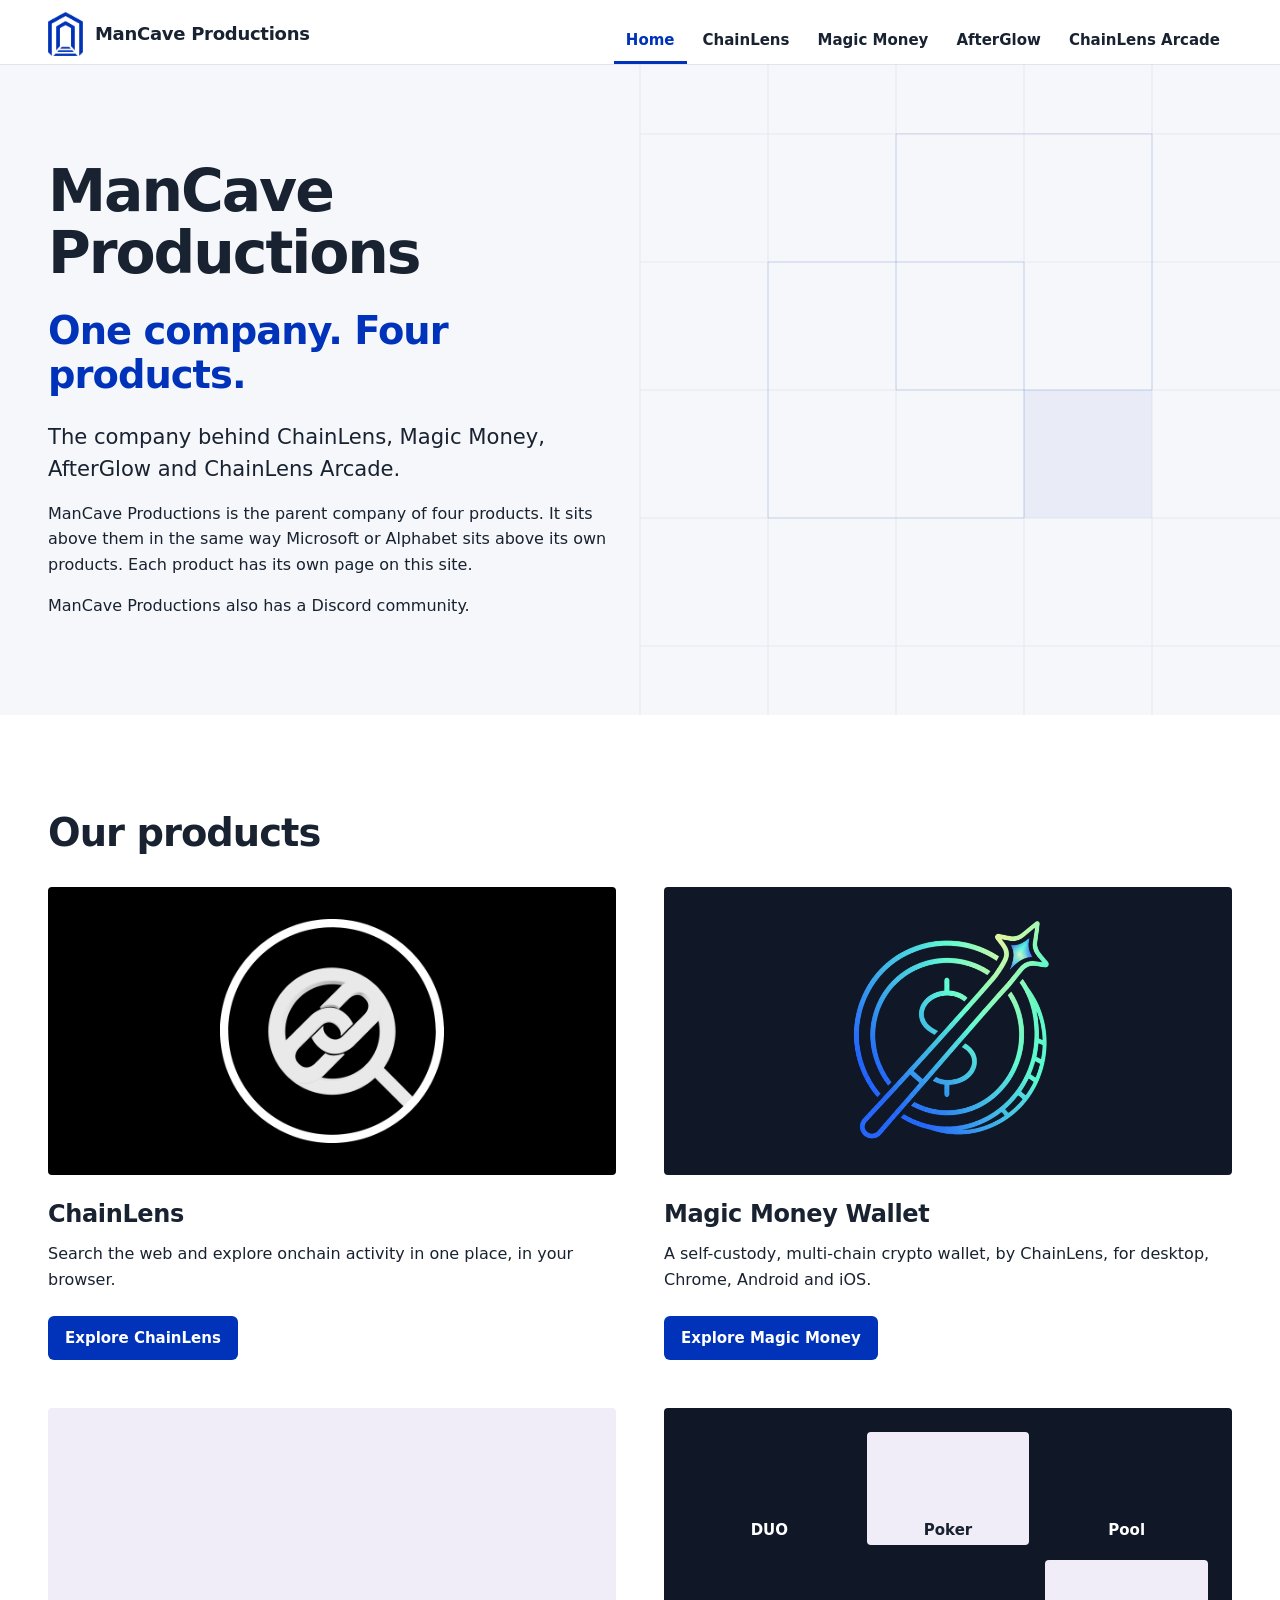
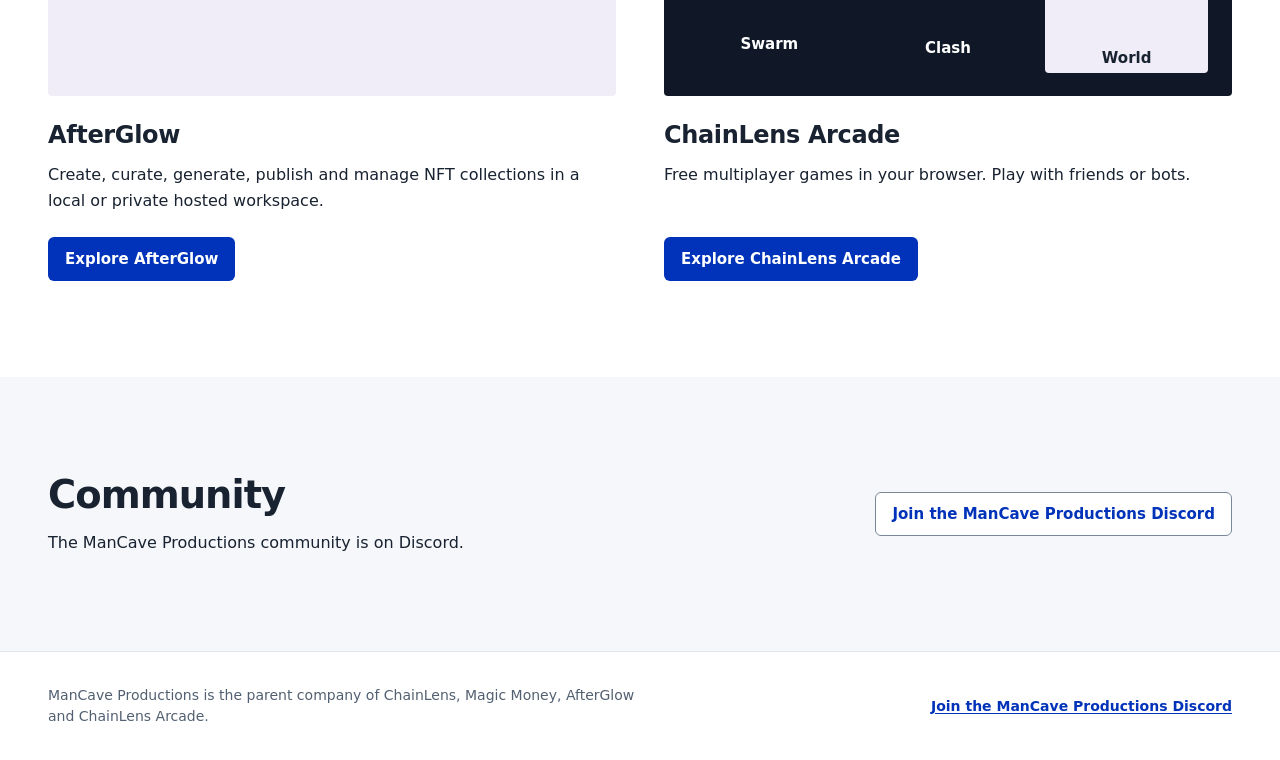
<file: site/index.html>
<!doctype html>
<html lang="en">
<head>
  <meta charset="utf-8">
  <meta name="viewport" content="width=device-width, initial-scale=1">
  <meta http-equiv="Content-Security-Policy" content="default-src 'none'; img-src 'self'; style-src 'self'; script-src 'self'; base-uri 'none'; form-action 'none'">
  <meta name="color-scheme" content="light">
  <title>ManCave Productions | ChainLens, Magic Money, AfterGlow and ChainLens Arcade</title>
  <meta name="description" content="ManCave Productions is the parent company of ChainLens, Magic Money, AfterGlow and ChainLens Arcade: tools for exploring crypto, a wallet, an NFT studio and browser games.">
  <link rel="icon" type="image/png" href="assets/mancave-trimmed-transparent.png">
  <link rel="stylesheet" href="styles.css">
</head>
<body>
  <a class="skip-link" href="#main">Skip to main content</a>

  <header class="site-header">
    <div class="container site-header__inner">
      <a class="brand" href="#home" data-view-link="home">
        <img class="brand__mark" src="assets/mancave-trimmed-transparent.png" width="689" height="869" alt="">
        <span class="brand__name">ManCave Productions</span>
      </a>

      <!-- Links for visitors without JavaScript. main.js swaps this for the tablist below. -->
      <nav class="site-nav" aria-label="Site" data-fallback-nav>
        <ul class="site-nav__list">
          <li><a class="site-nav__item" href="#home">Home</a></li>
          <li><a class="site-nav__item" href="#chainlens">ChainLens</a></li>
          <li><a class="site-nav__item" href="#magic-money">Magic Money</a></li>
          <li><a class="site-nav__item" href="#afterglow">AfterGlow</a></li>
          <li><a class="site-nav__item" href="#arcade">ChainLens Arcade</a></li>
        </ul>
      </nav>

      <div class="site-nav site-nav__list" role="tablist" aria-label="ManCave Productions and its products" data-tablist hidden>
        <button class="site-nav__item" type="button" role="tab" id="tab-home" aria-controls="home" aria-selected="true">Home</button>
        <button class="site-nav__item" type="button" role="tab" id="tab-chainlens" aria-controls="chainlens" aria-selected="false" tabindex="-1">ChainLens</button>
        <button class="site-nav__item" type="button" role="tab" id="tab-magic-money" aria-controls="magic-money" aria-selected="false" tabindex="-1">Magic Money</button>
        <button class="site-nav__item" type="button" role="tab" id="tab-afterglow" aria-controls="afterglow" aria-selected="false" tabindex="-1">AfterGlow</button>
        <button class="site-nav__item" type="button" role="tab" id="tab-arcade" aria-controls="arcade" aria-selected="false" tabindex="-1">ChainLens Arcade</button>
      </div>
    </div>
  </header>

  <main id="main" tabindex="-1">

    <!-- HOME -->
    <section class="view" id="home" data-view
      data-title="ManCave Productions | ChainLens, Magic Money, AfterGlow and ChainLens Arcade"
      data-description="ManCave Productions is the parent company of ChainLens, Magic Money, AfterGlow and ChainLens Arcade: tools for exploring crypto, a wallet, an NFT studio and browser games.">
      <div class="home-hero">
        <div class="container">
          <div class="home-hero__copy">
            <h1 class="display">ManCave Productions</h1>
            <p class="tagline">One company. Four products.</p>
            <p class="lead">The company behind ChainLens, Magic Money, AfterGlow and ChainLens Arcade.</p>
            <p>ManCave Productions is the parent company of four products. It sits above them in the same way Microsoft or Alphabet sits above its own products. Each product has its own page on this site.</p>
            <p>ManCave Productions also has a Discord community.</p>
          </div>
        </div>
      </div>

      <div class="section">
        <div class="container">
          <h2 class="section-title">Our products</h2>
          <div class="product-index">
            <article class="product-entry">
              <div class="logo-panel logo-panel--chainlens product-entry__media">
                <img src="assets/logos/chainlens.png" width="1000" height="1000" alt="" loading="lazy" decoding="async">
              </div>
              <h3 class="item-title">ChainLens</h3>
              <p>Search the web and explore onchain activity in one place, in your browser.</p>
              <a class="btn btn--primary" href="#chainlens" data-view-link="chainlens">Explore ChainLens</a>
            </article>

            <article class="product-entry">
              <div class="logo-panel logo-panel--magic-money product-entry__media">
                <img src="assets/logos/magic-money-icon.svg" width="1000" height="1000" alt="" loading="lazy" decoding="async">
              </div>
              <h3 class="item-title">Magic Money Wallet</h3>
              <p>A self-custody, multi-chain crypto wallet, by ChainLens, for desktop, Chrome, Android and iOS.</p>
              <a class="btn btn--primary" href="#magic-money" data-view-link="magic-money">Explore Magic Money</a>
            </article>

            <article class="product-entry">
              <div class="logo-panel logo-panel--afterglow product-entry__media">
                <img src="assets/logos/afterglow.png" width="3850" height="830" alt="" loading="lazy" decoding="async">
              </div>
              <h3 class="item-title">AfterGlow</h3>
              <p>Create, curate, generate, publish and manage NFT collections in a local or private hosted workspace.</p>
              <a class="btn btn--primary" href="#afterglow" data-view-link="afterglow">Explore AfterGlow</a>
            </article>

            <article class="product-entry">
              <div class="logo-panel logo-panel--arcade product-entry__media product-entry__media--arcade">
                <figure class="preview-game">
                  <img src="assets/logos/arcade/duo.png" width="763" height="900" alt="" loading="lazy" decoding="async">
                  <figcaption>DUO</figcaption>
                </figure>
                <figure class="preview-game preview-game--pale">
                  <img src="assets/logos/arcade/poker.png" width="4166" height="4166" alt="" loading="lazy" decoding="async">
                  <figcaption>Poker</figcaption>
                </figure>
                <figure class="preview-game">
                  <img src="assets/logos/arcade/pool.png" width="1536" height="1024" alt="" loading="lazy" decoding="async">
                  <figcaption>Pool</figcaption>
                </figure>
                <figure class="preview-game">
                  <img src="assets/logos/arcade/swarm.png" width="1000" height="325" alt="" loading="lazy" decoding="async">
                  <figcaption>Swarm</figcaption>
                </figure>
                <figure class="preview-game">
                  <img src="assets/logos/arcade/clash.png" width="2060" height="763" alt="" loading="lazy" decoding="async">
                  <figcaption>Clash</figcaption>
                </figure>
                <figure class="preview-game preview-game--pale">
                  <img src="assets/logos/arcade/world.png" width="1200" height="624" alt="" loading="lazy" decoding="async">
                  <figcaption>World</figcaption>
                </figure>
              </div>
              <h3 class="item-title">ChainLens Arcade</h3>
              <p>Free multiplayer games in your browser. Play with friends or bots.</p>
              <a class="btn btn--primary" href="#arcade" data-view-link="arcade">Explore ChainLens Arcade</a>
            </article>
          </div>
        </div>
      </div>

      <div class="section section--mist">
        <div class="container community">
          <div>
            <h2 class="section-title">Community</h2>
            <p>The ManCave Productions community is on Discord.</p>
          </div>
          <a class="btn btn--secondary" href="https://discord.gg/26uxjad8uT">Join the ManCave Productions Discord</a>
        </div>
      </div>
    </section>

    <!-- CHAINLENS -->
    <section class="view" id="chainlens" data-view
      data-title="ChainLens | Search the web and explore onchain activity"
      data-description="ChainLens lets you search the web and explore onchain activity in one place. Scan public addresses across 24 networks, follow markets and more, in your browser.">
      <div class="section">
        <div class="container hero">
          <div class="hero__copy">
            <p class="eyebrow">ChainLens</p>
            <h1 class="display">Search the web and explore onchain activity in one place.</h1>
            <p class="lead">ChainLens is a browser-based tool that brings web search and onchain activity together.</p>
            <p>Open ChainLens, search, and move from the web to a wallet's activity without switching tools.</p>
            <div class="actions">
              <a class="btn btn--primary" href="https://www.chainlensnft.info">Open ChainLens</a>
            </div>
          </div>
          <div class="hero__media logo-panel logo-panel--chainlens logo-panel--hero">
            <img src="assets/logos/chainlens.png" width="1000" height="1000" alt="ChainLens logo" loading="lazy" decoding="async">
          </div>
        </div>
      </div>

      <div class="section section--mist">
        <div class="container split">
          <h2 class="section-title">Features</h2>
          <div class="feature-list">
            <div class="feature">
              <h3 class="item-title">Search</h3>
              <p>Search the web, find App Hub entries, and have wallet addresses recognised so you can scan them. Search is the landing page.</p>
            </div>
            <div class="feature">
              <h3 class="item-title">Portfolio scanner</h3>
              <p>Connect a wallet or enter public addresses to see NFTs, tokens, balances and transaction activity. The scanner covers 24 networks, including 18 EVM networks plus Solana, Polkadot, Tron and Cardano.</p>
            </div>
            <div class="feature">
              <h3 class="item-title">Market</h3>
              <p>See top coins and price charts, plus a New Listings view of exchange listing announcements.</p>
            </div>
            <div class="feature">
              <h3 class="item-title">Magic Swap</h3>
              <p>Find tokens and request quotes. The connected wallet does the signing.</p>
            </div>
            <div class="feature">
              <h3 class="item-title">Profile</h3>
              <p>Sign in with a supported wallet, Google, Discord or a passkey.</p>
            </div>
            <div class="feature">
              <h3 class="item-title">Messenger</h3>
              <p>World Chat and friend direct messages, available to eligible signed-in accounts.</p>
            </div>
            <div class="feature">
              <h3 class="item-title">Themes</h3>
              <p>Choose from colour themes and art themes.</p>
            </div>
            <div class="feature">
              <h3 class="item-title">Runs on</h3>
              <p>The web.</p>
            </div>
          </div>
        </div>
      </div>

      <div class="section section--compact">
        <div class="container">
          <p class="caption">ChainLens shows information. Nothing on this page is financial advice.</p>
        </div>
      </div>
    </section>

    <!-- MAGIC MONEY -->
    <section class="view surface-dark surface-dark--mint" id="magic-money" data-view
      data-title="Magic Money Wallet | Self-custody multi-chain crypto wallet"
      data-description="Magic Money Wallet is a self-custody, multi-chain crypto wallet by ChainLens. One seed phrase covers 24 default networks on desktop, Chrome, Android and iOS.">
      <div class="section">
        <div class="container">
          <div class="hero hero--stacked">
            <div class="hero__copy">
              <p class="eyebrow product-identity">
                <img class="product-identity__icon" src="assets/logos/magic-money-icon.svg" width="1000" height="1000" alt="" loading="lazy" decoding="async">
                <span>Magic Money Wallet</span>
              </p>
              <h1 class="display">One self-custody wallet for many chains.</h1>
            </div>
            <div class="hero__copy">
              <p class="lead">Magic Money Wallet is a self-custody, multi-chain crypto wallet, made by ChainLens.</p>
              <p>It's a self-custody wallet, so you are responsible for your recovery phrase. The recovery phrase is encrypted at rest, and the interface never sees private keys.</p>
              <div class="actions">
                <a class="btn btn--primary" href="https://github.com/M2AF/Magic-Money-Wallet/releases/latest">Download latest release</a>
                <a class="btn btn--secondary" href="https://github.com/M2AF/Magic-Money-Wallet">View on GitHub</a>
              </div>
            </div>
          </div>
          <div class="wordmark">
            <img src="assets/logos/magic-money.png" width="1400" height="560" alt="Magic Money logo" loading="lazy" decoding="async">
          </div>
        </div>
      </div>

      <div class="section section--ruled">
        <div class="container split">
          <h2 class="section-title">Features</h2>
          <div class="feature-list">
            <div class="feature">
              <h3 class="item-title">Many networks, one seed phrase</h3>
              <p>One seed phrase covers 24 default mainnet networks, and you can add other EVM networks. Ecosystems include EVM, Solana, Cardano, Bitcoin, Polkadot, Tron, Dogecoin, Monero, Zcash and Midnight. Network support covers what the portfolio can show; swap and send support varies by chain and route.</p>
            </div>
            <div class="feature">
              <h3 class="item-title">Self-custody by design</h3>
              <p>The recovery phrase is encrypted at rest, and the interface never sees private keys.</p>
            </div>
            <div class="feature">
              <h3 class="item-title">Built-in swaps</h3>
              <p>Same-chain and cross-chain swaps are built in. Availability varies by chain and route.</p>
            </div>
            <div class="feature">
              <h3 class="item-title">dApp browser</h3>
              <p>Connect to dApps, with Magic Guard ad blocking and a Tor Mode.</p>
            </div>
            <div class="feature">
              <h3 class="item-title">Privacy Mode and Testnet Mode</h3>
              <p>Switch on Privacy Mode, or use Testnet Mode.</p>
            </div>
            <div class="feature">
              <h3 class="item-title">Multi-account support and art themes</h3>
              <p>Use more than one account, and choose an art theme.</p>
            </div>
            <div class="feature">
              <h3 class="item-title">Biometric unlock</h3>
              <p>Unlock with Windows Hello, Touch ID or Android biometrics.</p>
            </div>
            <div class="feature">
              <h3 class="item-title">Available as</h3>
              <p>A desktop app (Windows, macOS, Linux), a Chrome extension, and Android and iOS apps.</p>
            </div>
          </div>
        </div>
      </div>

      <div class="section section--ruled">
        <div class="container split">
          <h2 class="section-title">Important to know</h2>
          <ul class="notes">
            <li>You are responsible for your recovery phrase. Keep it safe and private.</li>
            <li>Not every feature works on every network.</li>
            <li>Nothing on this site is financial advice, and no returns are promised.</li>
          </ul>
        </div>
      </div>
    </section>

    <!-- AFTERGLOW -->
    <section class="view view--afterglow" id="afterglow" data-view
      data-title="AfterGlow | Create and manage NFT collections"
      data-description="AfterGlow lets you create, curate, generate, publish and manage NFT collections in a local or private hosted workspace, with layer-based generation and canvas editing.">
      <div class="section">
        <div class="container hero">
          <div class="hero__copy">
            <p class="eyebrow">AfterGlow</p>
            <h1 class="display">Build and manage NFT collections in your own workspace.</h1>
            <p class="lead">AfterGlow is for creating, curating, generating, publishing and managing NFT collections.</p>
            <p>It runs as a local or private hosted install.</p>
          </div>
          <div class="hero__media logo-panel logo-panel--afterglow logo-panel--hero">
            <img src="assets/logos/afterglow.png" width="3850" height="830" alt="AfterGlow logo" loading="lazy" decoding="async">
          </div>
        </div>
      </div>

      <div class="section section--mist">
        <div class="container split">
          <h2 class="section-title">Features</h2>
          <div class="feature-list">
            <div class="feature">
              <h3 class="item-title">Layer-based generation</h3>
              <p>Import folders of trait layers and set rarity weights per trait.</p>
            </div>
            <div class="feature">
              <h3 class="item-title">Canvas editing</h3>
              <p>Select multiple layers, then move, scale, rotate, crop and draw.</p>
            </div>
            <div class="feature">
              <h3 class="item-title">Trait rules</h3>
              <p>Linked front and back artwork is supported, and exclusions and incompatibilities are handled during generation.</p>
            </div>
            <div class="feature">
              <h3 class="item-title">Your files stay safe</h3>
              <p>AfterGlow works on a copy of your artwork, not the original folder.</p>
            </div>
            <div class="feature">
              <h3 class="item-title">Nothing bundled</h3>
              <p>It ships with no collection artwork, wallets or credentials.</p>
            </div>
            <div class="feature">
              <h3 class="item-title">AfterMarket</h3>
            </div>
            <div class="feature">
              <h3 class="item-title">Runs on</h3>
              <p>A local or private hosted install.</p>
            </div>
          </div>
        </div>
      </div>
    </section>

    <!-- CHAINLENS ARCADE -->
    <section class="view surface-dark surface-dark--cyan" id="arcade" data-view
      data-title="ChainLens Arcade | Free multiplayer games in your browser"
      data-description="ChainLens Arcade offers free multiplayer games in your browser: DUO, Poker, Pool, Swarm, Clash and World. Play with friends or bots. Guests can play without an account.">
      <div class="section">
        <div class="container">
          <div class="hero hero--stacked">
            <div class="hero__copy">
              <p class="arcade-name">
                <span class="logo-inset"><img src="assets/logos/chainlens.png" width="1000" height="1000" alt="" loading="lazy" decoding="async"></span>
                <span>ChainLens Arcade</span>
              </p>
              <h1 class="display">Free multiplayer games in your browser.</h1>
            </div>
            <div class="hero__copy">
              <p class="lead">ChainLens Arcade has six games you can play with friends or bots, right in your browser. Guests can play without an account.</p>
              <div class="actions actions--with-note">
                <a class="btn btn--primary" href="https://duo.magicmoney.dev">Play ChainLens Arcade</a>
                <p class="caption action-note">ChainLens Arcade is the new name. The game site still shows its old name, "DUO Arcade", while the rename finishes.</p>
              </div>
            </div>
          </div>
        </div>
      </div>

      <div class="section section--ruled">
        <div class="container">
          <h2 class="section-title">The games</h2>
          <div class="game-grid">
            <article class="game">
              <div class="logo-panel logo-panel--arcade game__media">
                <img src="assets/logos/arcade/duo.png" width="763" height="900" alt="DUO logo" loading="lazy" decoding="async">
              </div>
              <h3 class="item-title">DUO</h3>
              <p>A free card game. Team up and share one hand, or go SOLO with classic rules. DUO teams run 2v2, 3v3, 4v4 and 2v2v2v2; SOLO takes 2 to 10 players.</p>
            </article>
            <article class="game">
              <div class="logo-panel logo-panel--poker game__media">
                <img src="assets/logos/arcade/poker.png" width="4166" height="4166" alt="Poker logo" loading="lazy" decoding="async">
              </div>
              <h3 class="item-title">Poker</h3>
              <p>Texas Hold'em and Blackjack with friends and bots, using free play chips.</p>
            </article>
            <article class="game">
              <div class="logo-panel logo-panel--arcade game__media">
                <img src="assets/logos/arcade/pool.png" width="1536" height="1024" alt="Pool logo" loading="lazy" decoding="async">
              </div>
              <h3 class="item-title">Pool</h3>
              <p>3D 8-ball with friends and bots. Play solo head to head, or Duo in teams of two.</p>
            </article>
            <article class="game">
              <div class="logo-panel logo-panel--arcade game__media">
                <img src="assets/logos/arcade/swarm.png" width="1000" height="325" alt="Swarm logo" loading="lazy" decoding="async">
              </div>
              <h3 class="item-title">Swarm</h3>
              <p>Pick a hero and survive a growing horde. Co-op for 2 to 4 players.</p>
            </article>
            <article class="game">
              <div class="logo-panel logo-panel--arcade game__media">
                <img src="assets/logos/arcade/clash.png" width="2060" height="763" alt="Clash logo" loading="lazy" decoding="async">
              </div>
              <h3 class="item-title">Clash</h3>
              <p>A platform fighter. Rack up damage and launch your rivals off the stage. Free for all or 2v2.</p>
            </article>
            <article class="game">
              <div class="logo-panel logo-panel--world game__media">
                <img src="assets/logos/arcade/world.png" width="1200" height="624" alt="World logo" loading="lazy" decoding="async">
              </div>
              <h3 class="item-title">World</h3>
              <p>An open-world adventure. Explore, fight monsters, loot, trade and quest with friends.</p>
            </article>
          </div>
        </div>
      </div>
    </section>
  </main>

  <footer class="site-footer">
    <div class="container site-footer__inner">
      <p class="caption">ManCave Productions is the parent company of ChainLens, Magic Money, AfterGlow and ChainLens Arcade.</p>
      <p class="caption"><a href="https://discord.gg/26uxjad8uT">Join the ManCave Productions Discord</a></p>
    </div>
  </footer>

  <script src="main.js"></script>
</body>
</html>
</file>
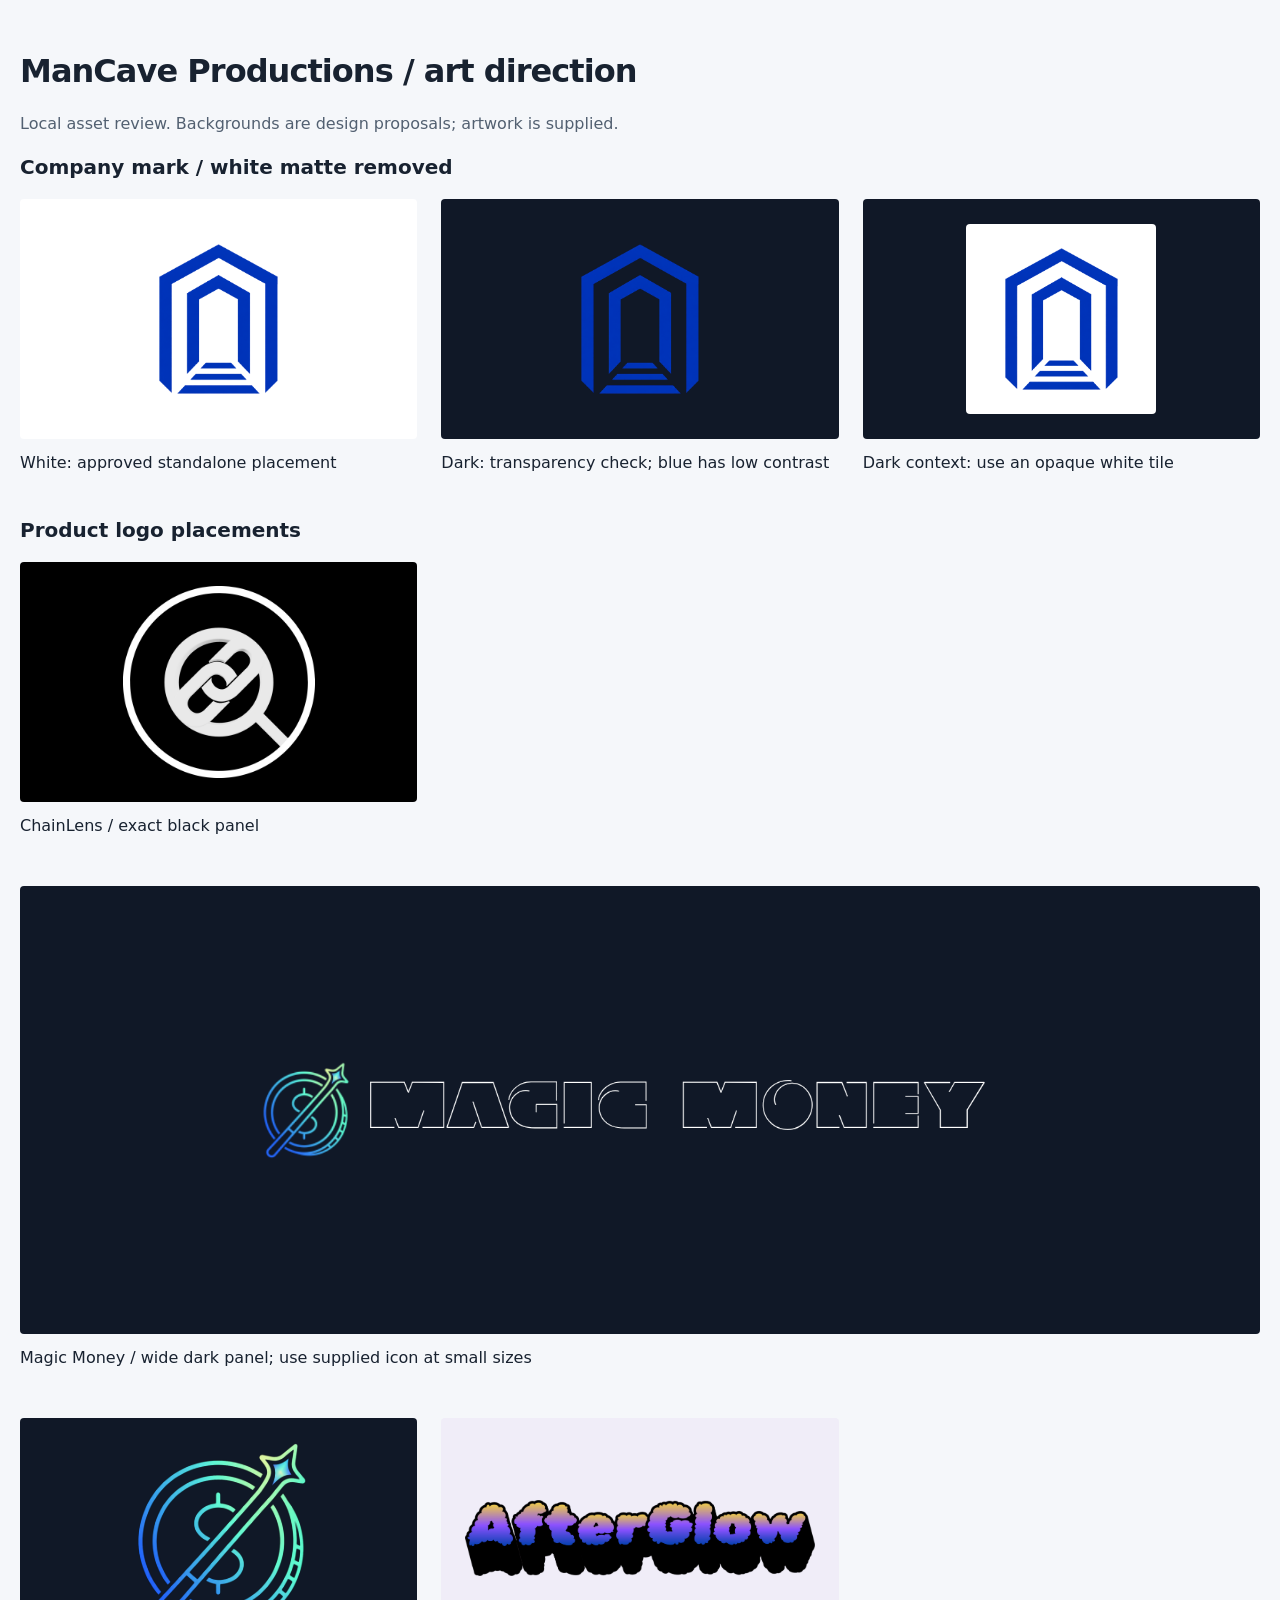
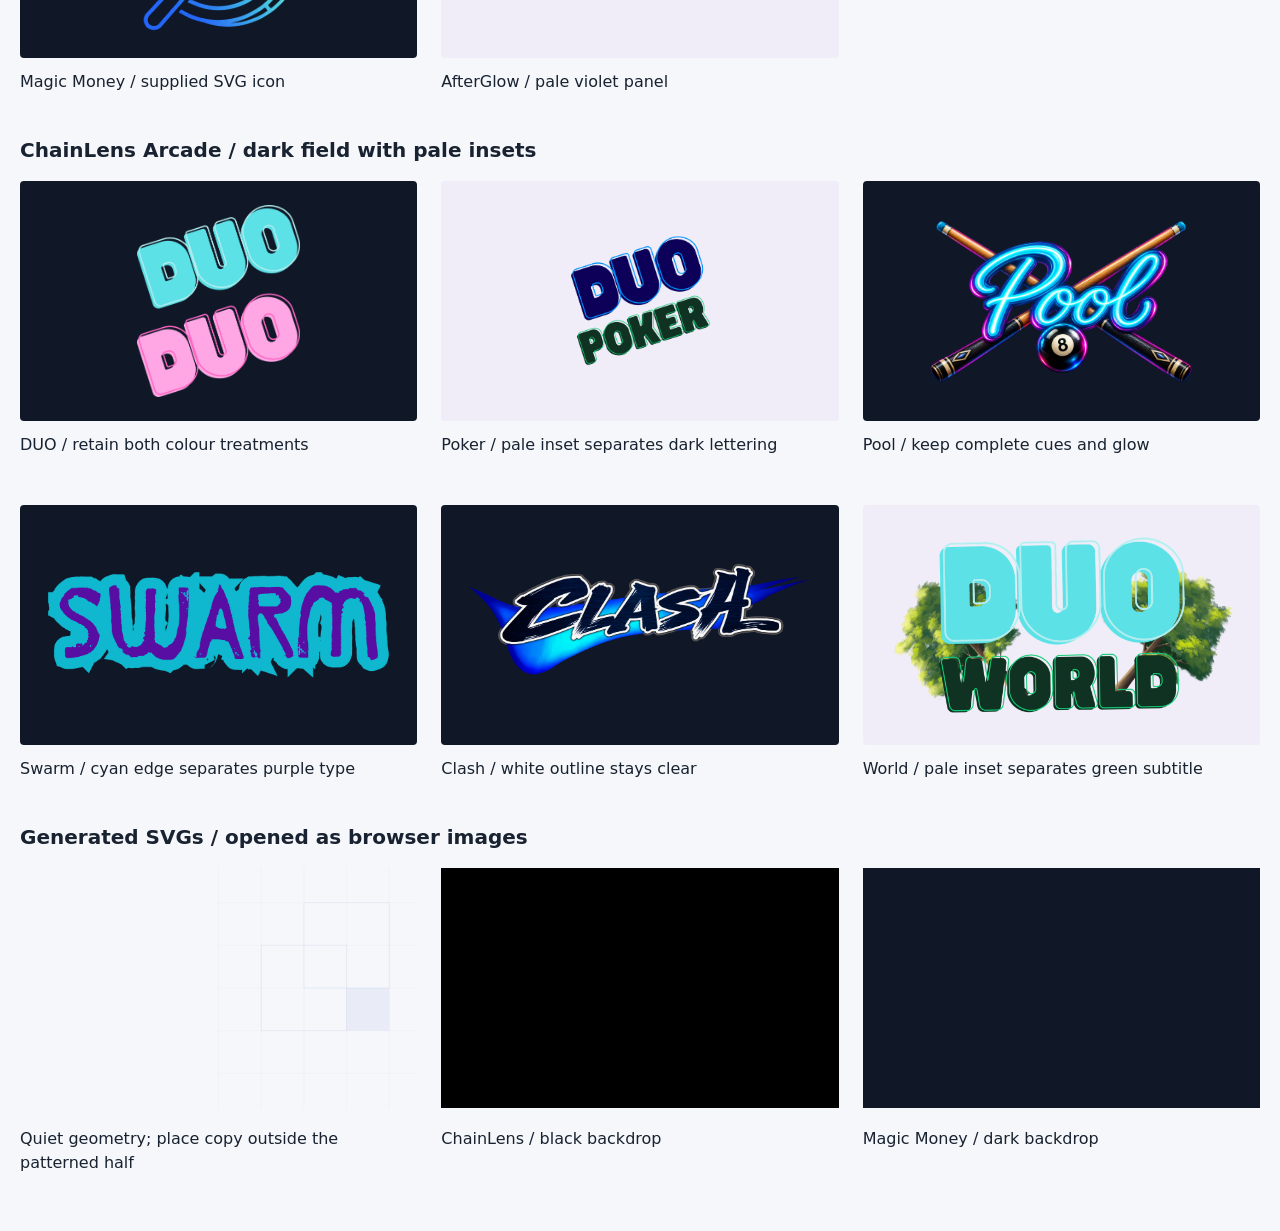
<file: design/logo-review.html>
<!doctype html><html lang="en"><meta charset="utf-8"><meta name="viewport" content="width=device-width,initial-scale=1"><link rel="icon" href="data:,"><title>Logo review — local design evidence</title>
<style>
*{box-sizing:border-box}body{margin:0;color:#182230;background:#f5f7fa;font:16px/1.5 system-ui,sans-serif}main{max-width:1280px;margin:auto;padding:32px 20px}h1{font-size:32px;line-height:1.15;letter-spacing:-.03em}h2{font-size:20px}p{color:#526071}figure{margin:0;min-width:0}figcaption{padding:12px 0 24px}.grid{display:grid;grid-template-columns:repeat(3,minmax(0,1fr));gap:24px}.panel{height:240px;padding:24px;display:flex;align-items:center;justify-content:center;background:#101827;border-radius:4px}.panel img{max-width:100%;max-height:100%;object-fit:contain}.light{background:white}.black{background:#000}.afterglow{background:#f0edf8}.mark img{height:150px}.sample{width:100%;height:240px;object-fit:cover}code{font:13px ui-monospace,monospace} @media(max-width:900px){.grid{grid-template-columns:repeat(2,minmax(0,1fr))}}@media(max-width:560px){.grid{grid-template-columns:1fr}main{padding:24px 16px}}
</style><main>
<h1>ManCave Productions / art direction</h1><p>Local asset review. Backgrounds are design proposals; artwork is supplied.</p>
<h2>Company mark / white matte removed</h2><div class="grid">
<figure><div class="panel light mark"><img src="../assets/generated/mancave-trimmed-transparent.png" alt="ManCave on white"></div><figcaption>White: approved standalone placement</figcaption></figure>
<figure><div class="panel mark"><img src="../assets/generated/mancave-trimmed-transparent.png" alt="ManCave on dark"></div><figcaption>Dark: transparency check; blue has low contrast</figcaption></figure>
<figure><div class="panel"><div class="panel light mark" style="height:190px;width:190px;padding:24px"><img src="../assets/generated/mancave-trimmed-transparent.png" alt="ManCave on a white tile in dark context"></div></div><figcaption>Dark context: use an opaque white tile</figcaption></figure></div>
<h2>Product logo placements</h2><div class="grid">
<figure><div class="panel black"><img src="../assets/logos/chainlens.png" alt="ChainLens"></div><figcaption>ChainLens / exact black panel</figcaption></figure>
<figure style="grid-column:1/-1"><div class="panel" style="height:auto;min-height:240px"><img style="width:100%;max-width:1000px;max-height:none" src="../assets/logos/magic-money.png" alt="Magic Money"></div><figcaption>Magic Money / wide dark panel; use supplied icon at small sizes</figcaption></figure>
<figure><div class="panel"><img src="../assets/logos/magic-money-icon.svg" alt="Magic Money icon"></div><figcaption>Magic Money / supplied SVG icon</figcaption></figure>
<figure><div class="panel afterglow"><img src="../assets/logos/afterglow.png" alt="AfterGlow"></div><figcaption>AfterGlow / pale violet panel</figcaption></figure></div>
<h2>ChainLens Arcade / dark field with pale insets</h2><div class="grid">
<figure><div class="panel"><img src="../assets/logos/arcade/duo.png" alt="DUO"></div><figcaption>DUO / retain both colour treatments</figcaption></figure>
<figure><div class="panel afterglow"><img src="../assets/logos/arcade/poker.png" alt="Poker"></div><figcaption>Poker / pale inset separates dark lettering</figcaption></figure>
<figure><div class="panel"><img src="../assets/logos/arcade/pool.png" alt="Pool"></div><figcaption>Pool / keep complete cues and glow</figcaption></figure>
<figure><div class="panel"><img src="../assets/logos/arcade/swarm.png" alt="Swarm"></div><figcaption>Swarm / cyan edge separates purple type</figcaption></figure>
<figure><div class="panel"><img src="../assets/logos/arcade/clash.png" alt="Clash"></div><figcaption>Clash / white outline stays clear</figcaption></figure>
<figure><div class="panel afterglow"><img src="../assets/logos/arcade/world.png" alt="World"></div><figcaption>World / pale inset separates green subtitle</figcaption></figure></div>
<h2>Generated SVGs / opened as browser images</h2><div class="grid">
<figure><img class="sample" src="../assets/generated/company-grid.svg" alt="Company geometric field"><figcaption>Quiet geometry; place copy outside the patterned half</figcaption></figure>
<figure><img class="sample" src="../assets/generated/chainlens-panel.svg" alt="Black backdrop"><figcaption>ChainLens / black backdrop</figcaption></figure>
<figure><img class="sample" src="../assets/generated/magic-money-panel.svg" alt="Dark backdrop"><figcaption>Magic Money / dark backdrop</figcaption></figure></div>
</main></html>
</file>
<file: site/styles.css>
/* ManCave Productions. Tokens and rules follow design/direction.md. */

:root {
  --blue: #0033b9;
  --paper: #ffffff;
  --mist: #f5f7fa;
  --ink: #182230;
  --muted: #526071;
  --rule: #dfe5ed;
  --edge: #7a8799;
  --dark: #101827;
  --black: #000000;
  --violet-pale: #f0edf8;
  --violet: #534ade;
  --gold: #deb766;
  --mint: #62fad3;
  --cyan: #5ce1e6;
  --pink: #ffa7e4;
  --amber: #ffce66;

  --font-heading: ui-sans-serif, system-ui, -apple-system, BlinkMacSystemFont,
    "Segoe UI", sans-serif;
  --font-body: system-ui, -apple-system, BlinkMacSystemFont,
    "Segoe UI", sans-serif;
  --font-mono: ui-monospace, "SFMono-Regular", Consolas,
    "Liberation Mono", monospace;

  --gutter: 1rem;
  --section-y: 3rem;
  --mark-h: 2.25rem;
}

@media (min-width: 480px) { :root { --gutter: 1.5rem; } }
@media (min-width: 768px) { :root { --gutter: 2rem; --section-y: 4rem; } }
@media (min-width: 1024px) { :root { --gutter: 3rem; --section-y: 6rem; --mark-h: 2.75rem; } }
@media (min-width: 1440px) { :root { --gutter: 4rem; } }

*, *::before, *::after { box-sizing: border-box; }
[hidden] { display: none !important; }

html { -webkit-text-size-adjust: 100%; }

body {
  margin: 0;
  background: var(--paper);
  color: var(--ink);
  font-family: var(--font-body);
  font-size: 1rem;
  line-height: 1.6;
  overflow-wrap: break-word;
}

img { display: block; max-width: 100%; height: auto; }
p { margin: 0 0 1rem; max-width: 66ch; }
p:last-child { margin-bottom: 0; }

a { color: var(--blue); text-underline-offset: .15em; }
a, button { transition: color 140ms ease, background-color 140ms ease, border-color 140ms ease; }

.container {
  width: min(1280px, calc(100% - 2 * var(--gutter)));
  margin-inline: auto;
}

/* Type */
.display {
  margin: 0 0 1.5rem;
  max-width: 20ch;
  font-family: var(--font-heading);
  font-size: clamp(2.25rem, 1.25rem + 3vw, 4.5rem);
  font-weight: 650;
  line-height: 1.06;
  letter-spacing: -.035em;
}
.section-title {
  margin: 0 0 2rem;
  font-family: var(--font-heading);
  font-size: clamp(1.75rem, 1.2rem + 1.5vw, 3rem);
  font-weight: 650;
  line-height: 1.15;
  letter-spacing: -.025em;
}
.item-title {
  margin: 0 0 .75rem;
  font-family: var(--font-heading);
  font-size: 1.5rem;
  font-weight: 600;
  line-height: 1.25;
  letter-spacing: -.015em;
}
.lead {
  max-width: 45ch;
  font-size: clamp(1.125rem, 1rem + .4vw, 1.375rem);
  line-height: 1.5;
}
.caption { font-size: .875rem; line-height: 1.5; color: var(--muted); }
.eyebrow {
  margin-bottom: 1rem;
  font-family: var(--font-mono);
  font-size: .75rem;
  font-weight: 500;
  line-height: 1.5;
  letter-spacing: .04em;
  color: var(--muted);
}
.tagline {
  margin-bottom: 1.5rem;
  font-family: var(--font-heading);
  font-size: clamp(1.75rem, 1.2rem + 1.5vw, 3rem);
  font-weight: 650;
  line-height: 1.15;
  letter-spacing: -.025em;
  color: var(--blue);
}

/* Focus */
:focus-visible { outline: 3px solid var(--blue); outline-offset: 3px; }
.surface-dark :focus-visible,
.surface-dark:focus-visible { outline-color: var(--amber); }
.btn--primary:focus-visible { box-shadow: 0 0 0 2px var(--paper); }
.surface-dark .btn--primary:focus-visible { box-shadow: 0 0 0 2px var(--dark); }
/* Large focus targets keep the ring inside the viewport edges. */
.view:focus-visible, main:focus-visible { outline-offset: -3px; }
main:has(> .surface-dark:not([hidden])):focus-visible { outline-color: var(--amber); }
@media (forced-colors: active) {
  :focus-visible { outline: 3px solid Highlight; }
}

.skip-link {
  position: absolute;
  left: var(--gutter);
  top: .5rem;
  z-index: 10;
  padding: .75rem 1rem;
  border-radius: 6px;
  background: var(--blue);
  color: var(--paper);
  font-size: .9375rem;
  font-weight: 600;
  line-height: 1.4;
  transform: translateY(-300%);
}
.skip-link:focus { transform: none; }
.skip-link:focus-visible { box-shadow: 0 0 0 2px var(--paper); }

/* Header and navigation */
.site-header { background: var(--paper); border-bottom: 1px solid var(--rule); }
.site-header__inner {
  display: flex;
  flex-wrap: wrap;
  align-items: center;
  justify-content: space-between;
  gap: .5rem 2rem;
  padding-block: .75rem 0;
}
.brand {
  display: inline-flex;
  align-items: center;
  gap: .75rem;
  min-height: 2.75rem;
  margin-bottom: .5rem;
  color: var(--ink);
  font-family: var(--font-heading);
  font-size: 1.125rem;
  font-weight: 650;
  letter-spacing: -.015em;
  line-height: 1.25;
  text-decoration: none;
}
.brand:hover { color: var(--blue); }
.brand__mark { height: var(--mark-h); width: auto; flex: none; }

/* Sits on the header's bottom edge so the selected rule meets the header rule. */
.site-nav { flex: 0 1 auto; max-width: 100%; align-self: flex-end; }
.site-nav__list {
  display: flex;
  flex-wrap: wrap;
  gap: .25rem;
  margin: 0;
  padding: 0;
  list-style: none;
}
.site-nav__item {
  display: inline-flex;
  align-items: center;
  justify-content: center;
  min-width: 2.75rem;
  min-height: 2.75rem;
  padding: .5rem .75rem;
  border: 0;
  border-bottom: 3px solid transparent;
  border-radius: 6px 6px 0 0;
  background: transparent;
  color: var(--ink);
  cursor: pointer;
  font: inherit;
  font-size: .9375rem;
  font-weight: 600;
  line-height: 1.4;
  text-decoration: none;
}
.site-nav__item:hover { background: var(--mist); color: var(--blue); }
.site-nav__item[aria-selected="true"] {
  border-bottom-color: var(--blue);
  color: var(--blue);
}
@media (max-width: 767px) {
  .site-nav { flex-basis: 100%; }
}

/* Buttons */
.btn {
  display: inline-flex;
  align-items: center;
  justify-content: center;
  max-width: 100%;
  min-height: 2.75rem;
  padding: .5rem 1rem;
  border: 1px solid transparent;
  border-radius: 6px;
  font-size: .9375rem;
  font-weight: 600;
  line-height: 1.4;
  text-align: center;
  text-decoration: none;
}
.btn--primary { background: var(--blue); color: var(--paper); }
.btn--primary:hover { background: #00298f; color: var(--paper); }
.btn--secondary { background: var(--paper); border-color: var(--edge); color: var(--blue); }
.btn--secondary:hover { background: var(--mist); }

.actions {
  display: flex;
  flex-wrap: wrap;
  align-items: center;
  gap: 1rem;
  margin-top: 2rem;
}
.actions--with-note { align-items: flex-start; }
.action-note { flex: 1 1 16rem; margin: 0; }

/* Sections */
.section { padding-block: var(--section-y); }
.section--compact { padding-block: 2rem; }
.section--mist { background: var(--mist); }
.section--ruled { border-top: 1px solid rgba(255, 255, 255, .16); }

.hero { display: grid; gap: 1.5rem; }
.hero__copy .display:last-child { margin-bottom: 0; }

.split { display: grid; gap: 0; }
.feature-list { display: grid; gap: 1.5rem; }
.feature { padding-top: 1rem; border-top: 1px solid var(--rule); }
.feature p { margin: 0; }

@media (min-width: 768px) {
  .hero { grid-template-columns: repeat(2, minmax(0, 1fr)); gap: 2rem; align-items: center; }
  .hero--stacked { align-items: end; }
  .feature-list { grid-template-columns: repeat(2, minmax(0, 1fr)); gap: 2rem; }
}
/* Magic Money tablet: one column, so the identity and heading read before the intro. */
@media (min-width: 768px) and (max-width: 1023px) {
  #magic-money .hero--stacked { grid-template-columns: minmax(0, 1fr); }
}
@media (min-width: 1024px) {
  .hero { grid-template-columns: repeat(12, minmax(0, 1fr)); gap: 3rem; }
  .hero > .hero__copy { grid-column: span 5; }
  .hero > .hero__media { grid-column: span 7; }
  .hero--stacked > .hero__copy:first-child { grid-column: span 7; }
  .split { grid-template-columns: 4fr 8fr; gap: 3rem; }
  .split > .section-title { margin-bottom: 0; }
}

/* Logo panels: presentation only, artwork stays untouched. */
.logo-panel {
  display: flex;
  align-items: center;
  justify-content: center;
  padding: 1.5rem;
  border-radius: 4px;
}
.logo-panel img {
  width: auto;
  max-width: 100%;
  max-height: var(--logo-h, 12rem);
  object-fit: contain;
}
.logo-panel--chainlens { background: var(--black); }
.logo-panel--magic-money, .logo-panel--arcade { background: var(--dark); }
.logo-panel--afterglow, .logo-panel--poker, .logo-panel--world { background: var(--violet-pale); }
.logo-panel--hero { min-height: 16rem; --logo-h: 22rem; padding: 2rem; }
@media (min-width: 1024px) { .logo-panel--hero { min-height: 28rem; } }

.logo-inset {
  display: inline-flex;
  flex: none;
  padding: .5rem;
  border-radius: 4px;
  background: var(--black);
}
.logo-inset img { width: 2.5rem; height: 2.5rem; }

/* Home */
.home-hero { background: var(--mist); padding-block: var(--section-y); }
.home-hero__copy > p:not(.tagline):not(.lead) { max-width: 60ch; }
@media (min-width: 1024px) {
  .home-hero {
    background: var(--mist) url("assets/company-grid.svg") center / cover no-repeat;
  }
  .home-hero__copy { max-width: calc(50% - 1.5rem); }
}

.product-index { display: grid; gap: 1.5rem; }
.product-entry { display: flex; flex-direction: column; align-items: flex-start; }
.product-entry__media {
  align-self: stretch;
  height: 14rem;
  margin-bottom: 1.5rem;
  --logo-h: 11rem;
}
.product-entry > p { flex: 1 0 auto; margin-bottom: 1.5rem; }

@media (min-width: 768px) {
  .product-index { grid-template-columns: repeat(2, minmax(0, 1fr)); gap: 2rem; }
}
@media (min-width: 1024px) {
  .product-index { gap: 4rem 3rem; }
  .product-entry__media { height: 18rem; --logo-h: 14rem; }
}

/* Arcade entry: the six labelled games, 2 x 3 on one-column layouts, 3 x 2 beside another card. */
.product-entry__media--arcade {
  display: grid;
  grid-template-columns: repeat(2, minmax(0, 1fr));
  grid-auto-rows: minmax(0, 1fr);
  gap: .75rem;
  height: auto;
  min-height: 14rem;
  padding: 1rem;
}
.preview-game {
  display: flex;
  flex-direction: column;
  align-items: center;
  justify-content: center;
  gap: .25rem;
  min-width: 0;
  min-height: 0;
  margin: 0;
  --logo-h: 4.5rem;
}
.preview-game figcaption {
  color: var(--paper);
  font-size: .9375rem;
  font-weight: 600;
  line-height: 1.4;
}
/* Poker and World artwork is dark on transparent, so it keeps its usual pale backing. */
.preview-game--pale { padding: .25rem; border-radius: 4px; background: var(--violet-pale); }
.preview-game--pale figcaption { color: var(--ink); }
@media (min-width: 768px) {
  /* Fixed height matches the AfterGlow card beside it. */
  .product-entry__media--arcade {
    grid-template-columns: repeat(3, minmax(0, 1fr));
    height: 14rem;
    min-height: 0;
  }
  .preview-game { --logo-h: 3.5rem; }
}
@media (min-width: 1024px) {
  .product-entry__media--arcade { height: 18rem; gap: 1rem; padding: 1.5rem; }
  .preview-game { --logo-h: 5rem; }
}

.community {
  display: flex;
  flex-wrap: wrap;
  align-items: center;
  justify-content: space-between;
  gap: 1.5rem 3rem;
}
.community .section-title { margin-bottom: .75rem; }

/* AfterGlow: violet accents on white, sparse gold decoration. */
.view--afterglow .eyebrow { color: var(--violet); }
.view--afterglow .feature { border-top-color: var(--rule); }
.view--afterglow .feature:first-child { border-top: 2px solid var(--gold); padding-top: calc(1rem - 1px); }

/* Dark product surfaces */
.surface-dark { background: var(--dark); color: var(--paper); }
.surface-dark .eyebrow, .surface-dark .caption { color: var(--paper); }
.surface-dark .feature { border-top-color: rgba(255, 255, 255, .16); }
.surface-dark--mint { --accent: var(--mint); }
.surface-dark--cyan { --accent: var(--cyan); }
.surface-dark .eyebrow { color: var(--accent); }
.surface-dark a:not(.btn) { color: var(--accent); }
.surface-dark .btn--primary { background: var(--accent); color: var(--dark); }
.surface-dark .btn--primary:hover { background: var(--paper); color: var(--dark); }
.surface-dark .btn--secondary { background: transparent; border-color: var(--edge); color: var(--paper); }
.surface-dark .btn--secondary:hover { background: rgba(255, 255, 255, .08); }

/* Compact identity up through tablet; the full wordmark needs a wide hero to stay legible. */
.product-identity__icon { display: none; }
.wordmark { display: none; }
@media (max-width: 1023px) {
  .surface-dark .product-identity {
    display: flex;
    align-items: center;
    gap: .75rem;
    margin-bottom: 1.5rem;
    color: var(--paper);
    font-family: var(--font-heading);
    font-size: 1.5rem;
    font-weight: 600;
    line-height: 1.25;
    letter-spacing: -.015em;
  }
  .product-identity__icon { display: block; flex: none; width: 3.5rem; height: 3.5rem; }
}
@media (min-width: 1024px) {
  .wordmark { display: flow-root; width: min(100%, 1000px); margin: 3rem auto 0; }
  /* The PNG is 38% transparent above and below its artwork. It stays uncropped; these
     margins only let the section close some of that gap. Percentages follow the width. */
  /* The negative top margin pulls the image over the hero buttons; let clicks through. */
  .wordmark img { width: 100%; margin-block: -10%; pointer-events: none; }
}

.notes { margin: 0; padding: 0; list-style: none; max-width: 66ch; }
.notes li { padding-block: 1rem; border-top: 1px solid rgba(255, 255, 255, .16); }
.notes li:last-child { padding-bottom: 0; }

/* Arcade */
.arcade-name {
  display: flex;
  align-items: center;
  gap: .75rem;
  margin-bottom: 1.5rem;
  font-family: var(--font-heading);
  font-size: 1.5rem;
  font-weight: 600;
  line-height: 1.25;
  letter-spacing: -.015em;
}
.game-grid { display: grid; gap: 1.5rem; }
.game { display: flex; flex-direction: column; min-width: 0; }
.game__media {
  height: 15rem;
  margin-bottom: 1.5rem;
  --logo-h: 12rem;
  border: 1px solid rgba(255, 255, 255, .16);
}
@media (min-width: 768px) { .game-grid { grid-template-columns: repeat(2, minmax(0, 1fr)); gap: 2rem; } }
@media (min-width: 1024px) { .game-grid { grid-template-columns: repeat(3, minmax(0, 1fr)); gap: 4rem 3rem; } }
@media (min-width: 1024px) and (max-width: 1439px) { .product-index, .game-grid { row-gap: 3rem; } }

/* Footer */
.site-footer { background: var(--paper); border-top: 1px solid var(--rule); padding-block: 2rem; }
.site-footer__inner {
  display: flex;
  flex-wrap: wrap;
  align-items: center;
  justify-content: space-between;
  gap: .5rem 2rem;
}
.site-footer p { margin: 0; }
.site-footer a {
  display: inline-flex;
  align-items: center;
  min-height: 2.75rem;
  font-weight: 600;
}

/* Without JavaScript all views stay in the page, one after another. */
.view { scroll-margin-top: 0; }

@media (prefers-reduced-motion: reduce) {
  *, *::before, *::after {
    transition: none !important;
    animation: none !important;
    scroll-behavior: auto !important;
  }
}
</file>
